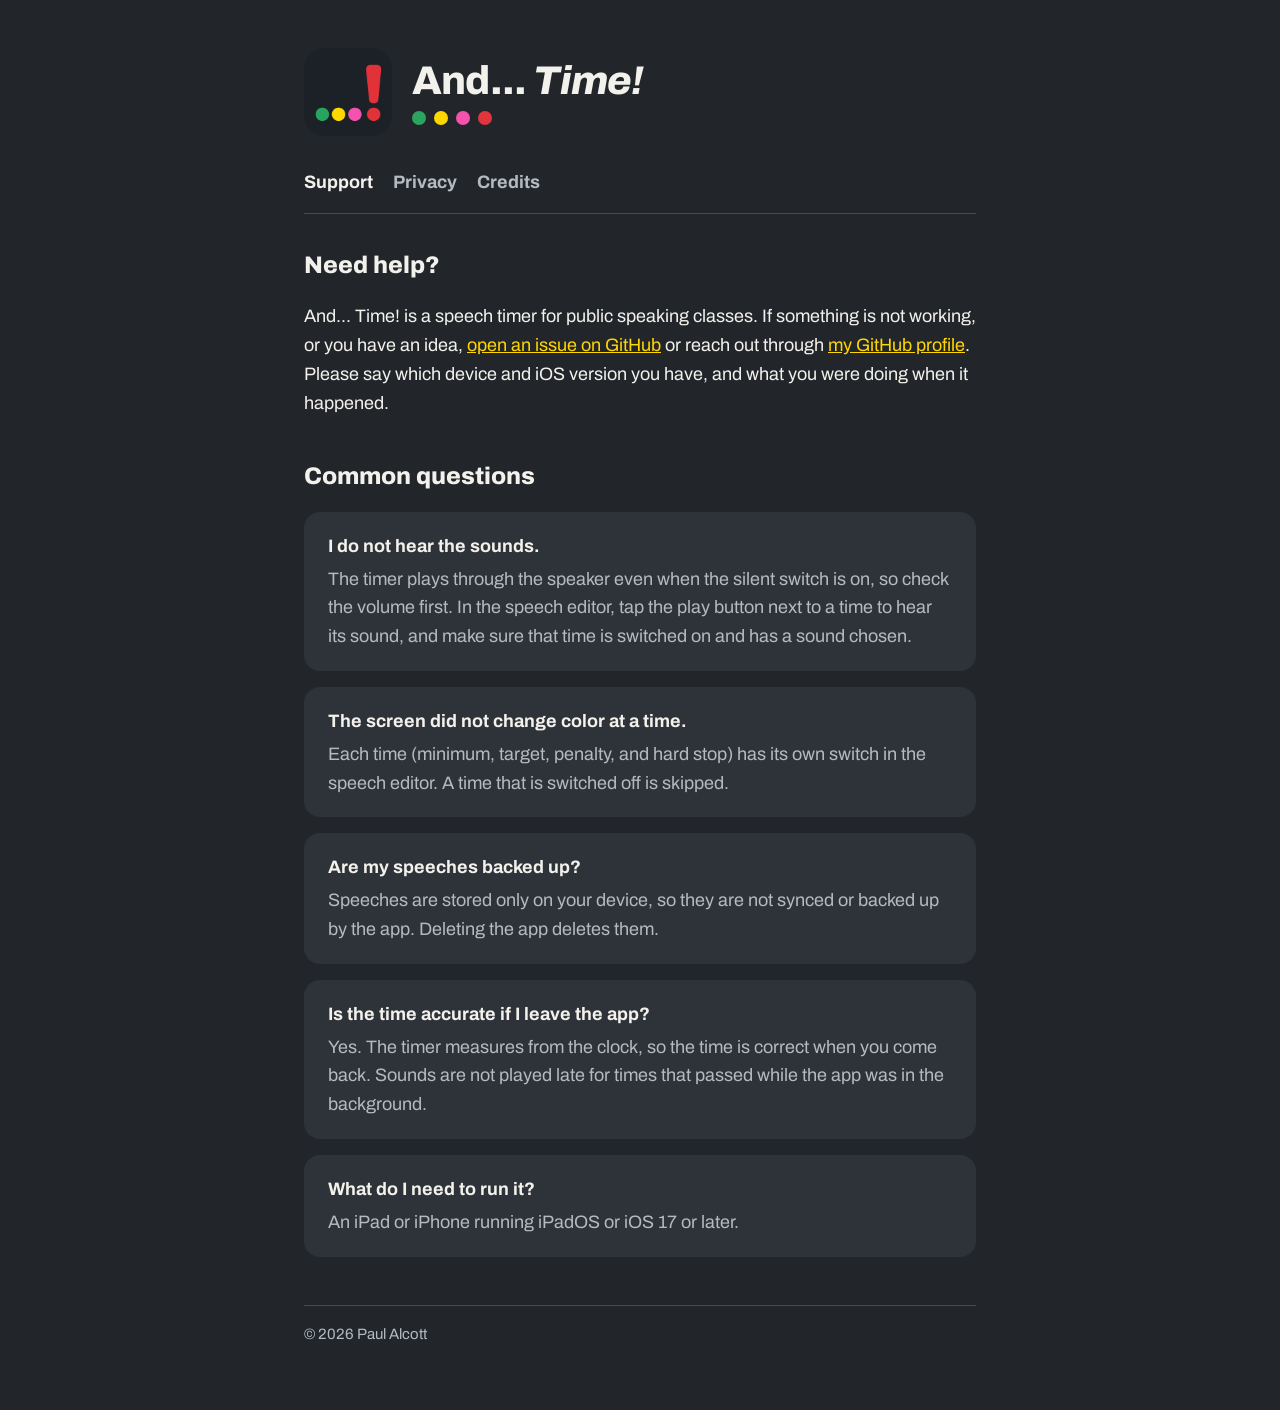
<file: index.html>
<!doctype html>
<html lang="en">
<head>
<meta charset="utf-8">
<meta name="viewport" content="width=device-width, initial-scale=1">
<title>And... Time! support</title>
<meta name="description" content="Help and contact for And... Time!, a timer for speeches.">
<link rel="icon" href="icon.png">
<link rel="stylesheet" href="style.css">
</head>
<body>
<main>
<header>
<img src="icon.png" alt="" width="88" height="88">
<div>
<h1>And... <em>Time!</em></h1>
<div class="dots" aria-hidden="true"><span style="background:var(--green)"></span><span style="background:var(--yellow)"></span><span style="background:var(--pink)"></span><span style="background:var(--red)"></span></div>
</div>
</header>
<nav>
<a href="./" aria-current="page">Support</a>
<a href="privacy.html">Privacy</a>
<a href="credits.html">Credits</a>
</nav>

<h2 style="margin-top:0">Need help?</h2>
<p>And... Time! is a speech timer for public speaking classes. If something is not working, or you have an idea, <a href="https://github.com/CovfefeVermling42069/and-time-support/issues/new">open an issue on GitHub</a> or reach out through <a href="https://github.com/CovfefeVermling42069">my GitHub profile</a>. Please say which device and iOS version you have, and what you were doing when it happened.</p>

<h2>Common questions</h2>
<div class="card"><h3>I do not hear the sounds.</h3><p>The timer plays through the speaker even when the silent switch is on, so check the volume first. In the speech editor, tap the play button next to a time to hear its sound, and make sure that time is switched on and has a sound chosen.</p></div>
<div class="card"><h3>The screen did not change color at a time.</h3><p>Each time (minimum, target, penalty, and hard stop) has its own switch in the speech editor. A time that is switched off is skipped.</p></div>
<div class="card"><h3>Are my speeches backed up?</h3><p>Speeches are stored only on your device, so they are not synced or backed up by the app. Deleting the app deletes them.</p></div>
<div class="card"><h3>Is the time accurate if I leave the app?</h3><p>Yes. The timer measures from the clock, so the time is correct when you come back. Sounds are not played late for times that passed while the app was in the background.</p></div>
<div class="card"><h3>What do I need to run it?</h3><p>An iPad or iPhone running iPadOS or iOS 17 or later.</p></div>

<footer>&copy; 2026 Paul Alcott</footer>
</main>
</body>
</html>
</file>
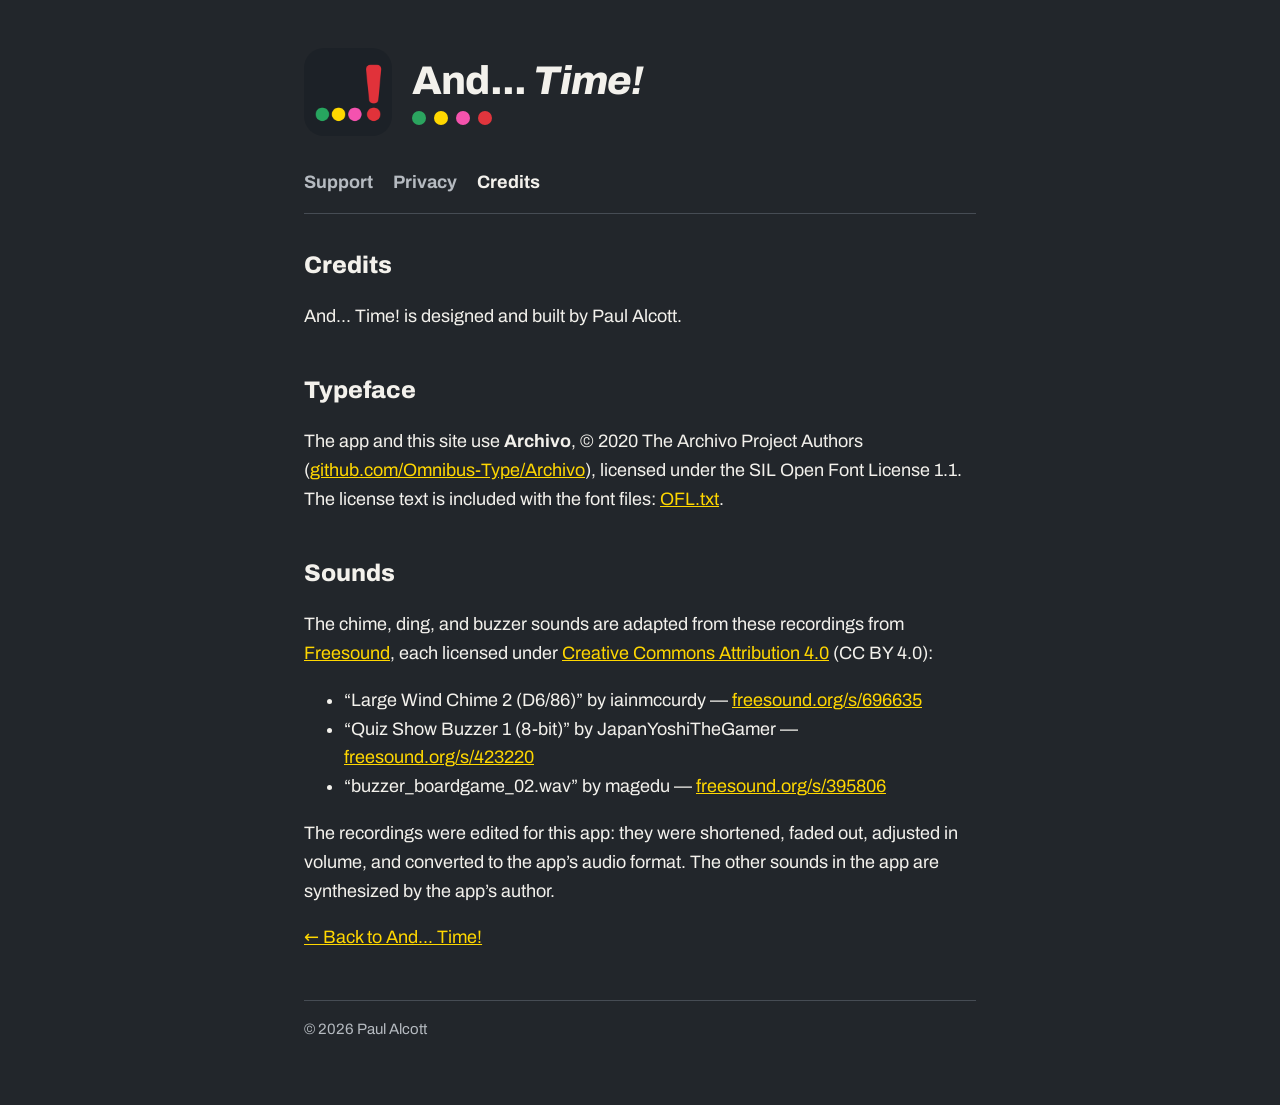
<file: credits.html>
<!doctype html>
<html lang="en">
<head>
<meta charset="utf-8">
<meta name="viewport" content="width=device-width, initial-scale=1">
<title>And... Time! credits</title>
<meta name="description" content="Credits for And... Time!">
<link rel="icon" href="icon.png">
<link rel="stylesheet" href="style.css">
</head>
<body>
<main>
<header>
<img src="icon.png" alt="" width="88" height="88">
<div>
<h1>And... <em>Time!</em></h1>
<div class="dots" aria-hidden="true"><span style="background:var(--green)"></span><span style="background:var(--yellow)"></span><span style="background:var(--pink)"></span><span style="background:var(--red)"></span></div>
</div>
</header>
<nav>
<a href="./">Support</a>
<a href="privacy.html">Privacy</a>
<a href="credits.html" aria-current="page">Credits</a>
</nav>

<h2 style="margin-top:0">Credits</h2>
<p>And... Time! is designed and built by Paul Alcott.</p>

<h2>Typeface</h2>
<p>The app and this site use <strong>Archivo</strong>, &copy; 2020 The Archivo Project Authors (<a href="https://github.com/Omnibus-Type/Archivo">github.com/Omnibus-Type/Archivo</a>), licensed under the SIL Open Font License 1.1. The license text is included with the font files: <a href="fonts/OFL.txt">OFL.txt</a>.</p>

<h2>Sounds</h2>
<p>The chime, ding, and buzzer sounds are adapted from these recordings from <a href="https://freesound.org">Freesound</a>, each licensed under <a href="https://creativecommons.org/licenses/by/4.0/">Creative Commons Attribution 4.0</a> (CC BY 4.0):</p>
<ul>
<li>&ldquo;Large Wind Chime 2 (D6/86)&rdquo; by iainmccurdy &mdash; <a href="https://freesound.org/s/696635/">freesound.org/s/696635</a></li>
<li>&ldquo;Quiz Show Buzzer 1 (8-bit)&rdquo; by JapanYoshiTheGamer &mdash; <a href="https://freesound.org/s/423220/">freesound.org/s/423220</a></li>
<li>&ldquo;buzzer_boardgame_02.wav&rdquo; by magedu &mdash; <a href="https://freesound.org/s/395806/">freesound.org/s/395806</a></li>
</ul>
<p>The recordings were edited for this app: they were shortened, faded out, adjusted in volume, and converted to the app&rsquo;s audio format. The other sounds in the app are synthesized by the app&rsquo;s author.</p>

<p><a href="./">&larr; Back to And... Time!</a></p>

<footer>&copy; 2026 Paul Alcott</footer>
</main>
</body>
</html>
</file>
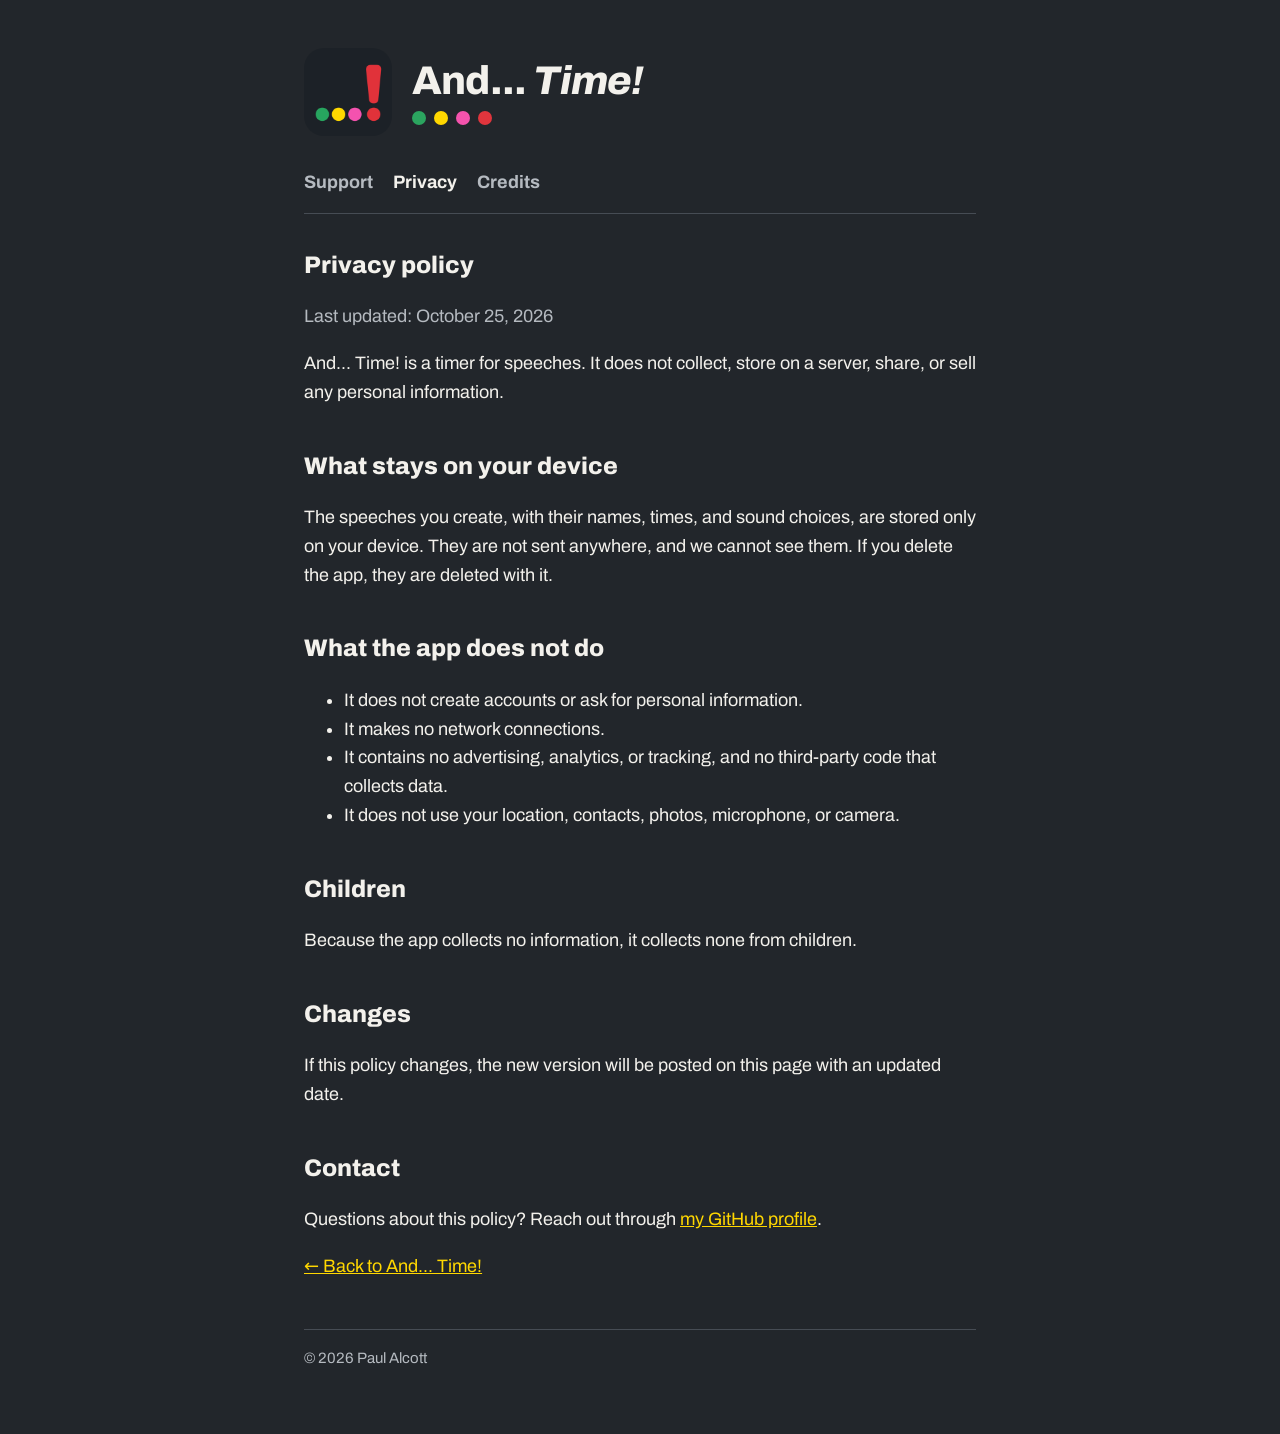
<file: privacy.html>
<!doctype html>
<html lang="en">
<head>
<meta charset="utf-8">
<meta name="viewport" content="width=device-width, initial-scale=1">
<title>And... Time! privacy policy</title>
<meta name="description" content="Privacy policy for And... Time!">
<link rel="icon" href="icon.png">
<link rel="stylesheet" href="style.css">
</head>
<body>
<main>
<header>
<img src="icon.png" alt="" width="88" height="88">
<div>
<h1>And... <em>Time!</em></h1>
<div class="dots" aria-hidden="true"><span style="background:var(--green)"></span><span style="background:var(--yellow)"></span><span style="background:var(--pink)"></span><span style="background:var(--red)"></span></div>
</div>
</header>
<nav>
<a href="./">Support</a>
<a href="privacy.html" aria-current="page">Privacy</a>
<a href="credits.html">Credits</a>
</nav>

<h2 style="margin-top:0">Privacy policy</h2>
<p class="muted">Last updated: October 25, 2026</p>
<p>And... Time! is a timer for speeches. It does not collect, store on a server, share, or sell any personal information.</p>

<h2>What stays on your device</h2>
<p>The speeches you create, with their names, times, and sound choices, are stored only on your device. They are not sent anywhere, and we cannot see them. If you delete the app, they are deleted with it.</p>

<h2>What the app does not do</h2>
<ul>
<li>It does not create accounts or ask for personal information.</li>
<li>It makes no network connections.</li>
<li>It contains no advertising, analytics, or tracking, and no third-party code that collects data.</li>
<li>It does not use your location, contacts, photos, microphone, or camera.</li>
</ul>

<h2>Children</h2>
<p>Because the app collects no information, it collects none from children.</p>

<h2>Changes</h2>
<p>If this policy changes, the new version will be posted on this page with an updated date.</p>

<h2>Contact</h2>
<p>Questions about this policy? Reach out through <a href="https://github.com/CovfefeVermling42069">my GitHub profile</a>.</p>
<p><a href="./">&larr; Back to And... Time!</a></p>

<footer>&copy; 2026 Paul Alcott</footer>
</main>
</body>
</html>
</file>
<file: style.css>
@font-face { font-family: "Archivo"; src: url("fonts/Archivo-Regular.ttf"); font-weight: 400; font-display: swap; }
@font-face { font-family: "Archivo"; src: url("fonts/Archivo-Bold.ttf"); font-weight: 700; font-display: swap; }
@font-face { font-family: "Archivo"; src: url("fonts/Archivo-ExtraBold.ttf"); font-weight: 800; font-display: swap; }
@font-face { font-family: "Archivo"; src: url("fonts/Archivo-ExtraBoldItalic.ttf"); font-weight: 800; font-style: italic; font-display: swap; }

:root { color-scheme: dark; --bg: #22262B; --card: #2E3339; --text: #F3F1EC; --muted: #B5BAC0; --line: #464C54;
        --green: #2BA45F; --yellow: #FFD700; --pink: #F453AD; --red: #E0353D; }
* { box-sizing: border-box; }
body { margin: 0; background: var(--bg); color: var(--text); font: 400 18px/1.6 "Archivo", system-ui, sans-serif; }
main { max-width: 720px; margin: 0 auto; padding: 48px 24px 64px; }
header { display: flex; align-items: center; gap: 20px; margin-bottom: 32px; }
header img { width: 88px; height: 88px; border-radius: 20px; }
h1 { font-weight: 800; font-size: 40px; line-height: 1.1; margin: 0; letter-spacing: -0.02em; }
h1 em { font-style: italic; }
h2 { font-weight: 800; font-size: 24px; margin: 40px 0 8px; }
p, li { color: var(--text); }
.muted { color: var(--muted); }
a { color: var(--yellow); }
nav { display: flex; gap: 20px; margin: 0 0 32px; padding-bottom: 16px; border-bottom: 1px solid var(--line); }
nav a { color: var(--muted); text-decoration: none; font-weight: 700; font-display: swap; }
nav a[aria-current="page"], nav a:hover { color: var(--text); }
.dots { display: flex; gap: 8px; margin: 8px 0 0; }
.dots span { width: 14px; height: 14px; border-radius: 50%; display: block; }
.card { background: var(--card); border-radius: 16px; padding: 20px 24px; margin: 16px 0; }
.card h3 { margin: 0 0 4px; font-size: 18px; }
.card p { margin: 0; color: var(--muted); }
footer { margin-top: 48px; padding-top: 16px; border-top: 1px solid var(--line); color: var(--muted); font-size: 15px; }
</file>
